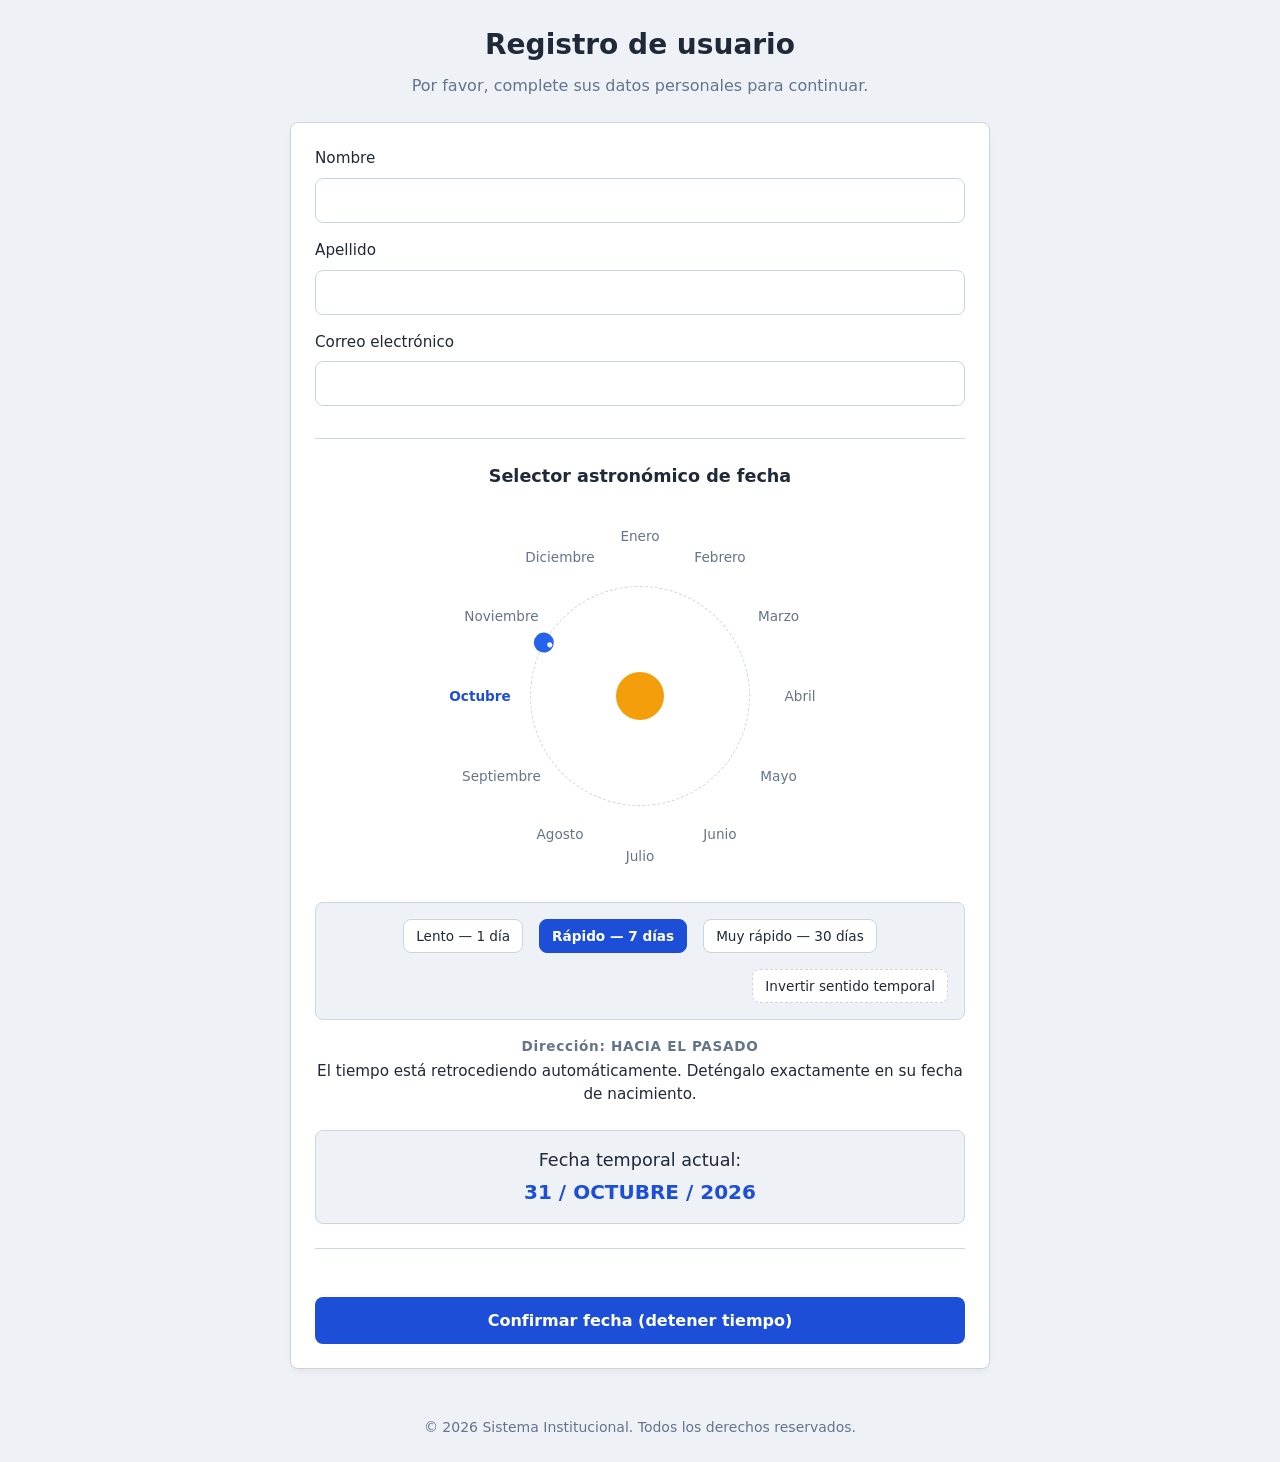
<file: TP1/index.html>
<!DOCTYPE html>
<html lang="es">
<head>
    <meta charset="UTF-8">
    <meta name="viewport" content="width=device-width, initial-scale=1.0">
    <title>Registro de usuario</title>
    <style>
        :root {
            --color-bg: #eef2f7;
            --color-surface: #ffffff;
            --color-text: #1f2937;
            --color-muted: #64748b;
            --color-accent: #1d4ed8;
            --color-border: #cbd5e1;
            --color-sun: #f59e0b;
            --color-earth: #2563eb;
            --color-error-bg: #fef2f2;
            --color-error-text: #b91c1c;
            --color-error-border: #f87171;
            --color-warning-bg: #fffbeb;
            --color-warning-text: #92400e;
            --color-warning-border: #fcd34d;
            --space-md: 16px;
            --space-lg: 24px;
            --radius: 8px;
        }

        * {
            box-sizing: border-box;
            margin: 0;
            padding: 0;
        }

        body {
            background-color: var(--color-bg);
            color: var(--color-text);
            font-family: system-ui, -apple-system, BlinkMacSystemFont, 'Segoe UI', Roboto, Oxygen, Ubuntu, Cantarell, 'Open Sans', 'Helvetica Neue', sans-serif;
            line-height: 1.5;
            display: flex;
            flex-direction: column;
            min-height: 100vh;
        }

        header {
            text-align: center;
            padding: var(--space-lg);
            padding-bottom: 0;
        }

        header h1 {
            font-size: 1.75rem;
            margin-bottom: 8px;
        }

        header p {
            color: var(--color-muted);
        }

        main {
            flex: 1;
            display: flex;
            flex-direction: column;
            align-items: center;
            padding: var(--space-lg);
            width: 100%;
        }

        .security-warning {
            background-color: var(--color-warning-bg);
            color: var(--color-warning-text);
            border: 1px solid var(--color-warning-border);
            border-radius: var(--radius);
            padding: var(--space-md);
            margin-bottom: var(--space-md);
            width: 100%;
            max-width: 700px;
            text-align: center;
            font-weight: 500;
            display: none;
        }

        form {
            background-color: var(--color-surface);
            border: 1px solid var(--color-border);
            border-radius: var(--radius);
            padding: var(--space-lg);
            width: 100%;
            max-width: 700px;
            display: flex;
            flex-direction: column;
            gap: var(--space-md);
            box-shadow: 0 4px 6px -1px rgba(0, 0, 0, 0.05);
        }

        label {
            display: flex;
            flex-direction: column;
            gap: 8px;
            font-weight: 500;
            font-size: 0.95rem;
        }

        input[type="text"],
        input[type="email"] {
            width: 100%;
            padding: 12px var(--space-md);
            border: 1px solid var(--color-border);
            border-radius: var(--radius);
            font-family: inherit;
            font-size: 1rem;
            color: var(--color-text);
            transition: border-color 0.2s, box-shadow 0.2s;
        }

        input[type="text"]:focus,
        input[type="email"]:focus {
            outline: none;
            border-color: var(--color-accent);
            box-shadow: 0 0 0 3px rgba(29, 78, 216, 0.15);
        }

        .astro-section {
            border-top: 1px solid var(--color-border);
            border-bottom: 1px solid var(--color-border);
            padding: var(--space-lg) 0;
            margin: var(--space-md) 0;
            display: flex;
            flex-direction: column;
            align-items: center;
        }

        .astro-section h2 {
            font-size: 1.1rem;
            margin-bottom: var(--space-md);
            font-weight: 600;
            color: var(--color-text);
            text-align: center;
        }

        .solar-system {
            position: relative;
            width: 100%;
            height: 380px;
            display: flex;
            justify-content: center;
            align-items: center;
            overflow: hidden;
            background-color: var(--color-surface);
        }

        .sun {
            position: absolute;
            top: 50%;
            left: 50%;
            transform: translate(-50%, -50%);
            width: 48px;
            height: 48px;
            background-color: var(--color-sun);
            border-radius: 50%;
        }

        .orbit {
            position: absolute;
            top: 50%;
            left: 50%;
            transform: translate(-50%, -50%);
            width: 220px;
            height: 220px;
            border: 1px dashed var(--color-border);
            border-radius: 50%;
        }

        #earth-orbit-position {
            position: absolute;
            top: 50%;
            left: 50%;
            width: 20px;
            height: 20px;
            transition: transform 0.25s linear;
            z-index: 2;
        }

        .earth {
            position: relative;
            width: 100%;
            height: 100%;
            background-color: var(--color-earth);
            border-radius: 50%;
            display: block;
        }

        .earth-marker {
            position: absolute;
            top: 3px;
            right: 3px;
            width: 5px;
            height: 5px;
            background-color: var(--color-surface);
            border-radius: 50%;
        }

        .month-label {
            position: absolute;
            top: 50%;
            left: 50%;
            color: var(--color-muted);
            font-size: 0.85rem;
            padding: 4px 8px;
            z-index: 1;
            transition: color 0.2s, font-weight 0.2s;
            pointer-events: none;
        }

        .month-label.active {
            color: var(--color-accent);
            font-weight: 700;
        }

        .time-controls {
            display: flex;
            flex-wrap: wrap;
            gap: var(--space-md);
            justify-content: center;
            width: 100%;
            margin-top: var(--space-md);
            padding: var(--space-md);
            border: 1px solid var(--color-border);
            border-radius: var(--radius);
            background-color: var(--color-bg);
        }

        .btn-control {
            background-color: var(--color-surface);
            color: var(--color-text);
            border: 1px solid var(--color-border);
            border-radius: var(--radius);
            padding: 8px 12px;
            font-size: 0.85rem;
            cursor: pointer;
            transition: all 0.2s;
            font-family: inherit;
        }

        .btn-control:hover {
            border-color: var(--color-accent);
            color: var(--color-accent);
        }

        .btn-control.active-speed {
            background-color: var(--color-accent);
            color: var(--color-surface);
            border-color: var(--color-accent);
            font-weight: 600;
        }

        .btn-reverse {
            margin-left: auto;
            border-style: dashed;
        }

        .time-info {
            text-align: center;
            margin-top: var(--space-md);
            width: 100%;
        }

        .direction-indicator {
            font-size: 0.85rem;
            font-weight: 700;
            color: var(--color-muted);
            letter-spacing: 0.05em;
            margin-bottom: 4px;
        }

        .time-instruction {
            font-size: 0.95rem;
            color: var(--color-text);
        }

        .date-display {
            margin-top: var(--space-lg);
            font-size: 1.1rem;
            color: var(--color-text);
            text-align: center;
            padding: var(--space-md);
            border-radius: var(--radius);
            background-color: var(--color-bg);
            width: 100%;
            border: 1px solid var(--color-border);
        }

        .date-display strong {
            color: var(--color-accent);
            display: block;
            font-size: 1.25rem;
            margin-top: 4px;
        }

        .error-message {
            background-color: var(--color-error-bg);
            color: var(--color-error-text);
            border: 1px solid var(--color-error-border);
            border-radius: var(--radius);
            padding: var(--space-md);
            font-size: 0.95rem;
            display: none;
            text-align: center;
        }

        /* Botones principales */
        button[type="submit"], #btn-resume, #confirm-final {
            background-color: var(--color-accent);
            color: var(--color-surface);
            border: none;
            border-radius: var(--radius);
            padding: 14px var(--space-lg);
            font-size: 1rem;
            font-weight: 600;
            cursor: pointer;
            transition: opacity 0.2s;
            font-family: inherit;
            width: 100%;
        }
        
        button[type="submit"]:hover, #btn-resume:hover, #confirm-final:hover {
            opacity: 0.9;
        }
        
        button[type="submit"] {
            margin-top: var(--space-md);
        }

        #btn-resume {
            background-color: var(--color-text);
            display: none;
            margin-top: var(--space-md);
        }

        #edit-data {
            background-color: var(--color-surface);
            color: var(--color-text);
            border: 1px solid var(--color-border);
            border-radius: var(--radius);
            padding: 14px var(--space-lg);
            font-size: 1rem;
            font-weight: 600;
            cursor: pointer;
            transition: all 0.2s;
            font-family: inherit;
            flex: 1;
            min-width: 250px;
        }

        #edit-data:hover {
            border-color: var(--color-text);
            background-color: var(--color-bg);
        }
        
        #confirm-final {
            flex: 1;
            min-width: 250px;
        }

        /* Secciones de revisión y confirmación */
        .feedback-section {
            max-width: 700px;
            width: 100%;
            padding: var(--space-lg);
            background-color: var(--color-surface);
            border: 1px solid var(--color-border);
            border-radius: var(--radius);
            display: none;
        }

        .feedback-section h3 {
            margin-bottom: 8px;
            color: var(--color-text);
            font-size: 1.3rem;
        }
        
        .feedback-section p {
            margin-bottom: var(--space-lg);
            color: var(--color-muted);
            font-size: 0.95rem;
        }

        .feedback-section ul {
            list-style: none;
            color: var(--color-text);
            background-color: var(--color-bg);
            padding: var(--space-md);
            border-radius: var(--radius);
            margin-bottom: var(--space-lg);
        }

        .feedback-section li {
            margin-bottom: 12px;
            font-size: 1rem;
        }
        
        .feedback-section li:last-child {
            margin-bottom: 0;
        }

        .review-buttons {
            display: flex;
            gap: var(--space-md);
            flex-wrap: wrap;
            width: 100%;
        }

        footer {
            text-align: center;
            padding: var(--space-lg);
            color: var(--color-muted);
            font-size: 0.875rem;
            margin-top: auto;
        }

        @media (max-width: 600px) {
            .btn-reverse {
                margin-left: 0;
                width: 100%;
            }
            .time-controls {
                flex-direction: column;
            }
            .review-buttons {
                flex-direction: column;
            }
        }
    </style>
</head>
<body>

    <header>
        <h1>Registro de usuario</h1>
        <p>Por favor, complete sus datos personales para continuar.</p>
    </header>

    <main>
        <!-- Mensaje de castigo por equivocarse -->
        <div id="security-warning" class="security-warning" aria-live="polite">
            Por motivos de seguridad, todos los datos anteriores fueron descartados. Complete nuevamente el formulario.
        </div>

        <!-- PASO 1: Formulario -->
        <form id="registroForm" novalidate>
            <label>
                Nombre
                <input type="text" id="nombre" required>
            </label>
            
            <label>
                Apellido
                <input type="text" id="apellido" required>
            </label>
            
            <label>
                Correo electrónico
                <input type="email" id="email" required>
            </label>

            <section class="astro-section" aria-labelledby="astro-title">
                <h2 id="astro-title">Selector astronómico de fecha</h2>
                
                <figure class="solar-system" id="solar-system">
                    <span class="orbit"></span>
                    <span class="sun"></span>
                    
                    <span id="earth-orbit-position">
                        <span class="earth" id="earth">
                            <span class="earth-marker"></span>
                        </span>
                    </span>
                </figure>
                
                <section class="time-controls">
                    <button type="button" id="speed-slow" class="btn-control">Lento — 1 día</button>
                    <button type="button" id="speed-medium" class="btn-control active-speed">Rápido — 7 días</button>
                    <button type="button" id="speed-fast" class="btn-control">Muy rápido — 30 días</button>
                    
                    <button type="button" id="reverse-time" class="btn-control btn-reverse">Invertir sentido temporal</button>
                </section>

                <div class="time-info">
                    <p id="direction-indicator" class="direction-indicator">Dirección: HACIA EL PASADO</p>
                    <p id="time-instruction" class="time-instruction">
                        El tiempo está retrocediendo automáticamente.<br>Deténgalo exactamente en su fecha de nacimiento.
                    </p>
                </div>

                <p class="date-display">
                    Fecha temporal actual: 
                    <strong id="date-output"></strong>
                </p>
            </section>

            <div id="form-error" class="error-message" aria-live="polite"></div>

            <button type="submit" id="btn-submit">Confirmar fecha (detener tiempo)</button>
            <button type="button" id="btn-resume">Reanudar tiempo</button>
        </form>

        <!-- PASO 2: Revisión -->
        <section id="revision-section" class="feedback-section" aria-live="polite">
            <h3>Revise sus datos antes de continuar</h3>
            <p>Verifique especialmente la fecha seleccionada antes de confirmar el registro.</p>
            <ul id="revision-list"></ul>
            
            <div class="review-buttons">
                <button type="button" id="confirm-final">Confirmar definitivamente</button>
                <button type="button" id="edit-data">Volver y corregir datos</button>
            </div>
        </section>

        <!-- PASO 3: Confirmado -->
        <section id="confirmed-section" class="feedback-section" aria-live="polite">
            <h3>Registro completado correctamente</h3>
            <p>Sus datos han sido guardados en el sistema institucional.</p>
            <ul id="confirmed-list"></ul>
        </section>
    </main>

    <footer>
        <p>&copy; 2026 Sistema Institucional. Todos los derechos reservados.</p>
    </footer>

    <script>
        // --- 1. Variables de Estado ---
        let paso = "formulario"; // "formulario" | "revision" | "confirmado"
        
        let datosUsuario = {
            nombre: "",
            apellido: "",
            email: ""
        };

        let fechaJS = new Date();
        fechaJS.setHours(0, 0, 0, 0);
        const FECHA_HOY = new Date(fechaJS); // Referencia límite inmutable

        let dia = fechaJS.getDate();
        let mes = fechaJS.getMonth() + 1;
        let anio = fechaJS.getFullYear();

        let tiempoCorriendo = true;
        let direccionTiempo = -1; // -1: Pasado, 1: Futuro
        let velocidadTiempo = 7;
        let intervaloTiempo = null;

        const ANIO_MIN = 1900;
        
        // Variables para animaciones continuas
        let earthRotAngle = 0;
        let lastTimestamp = null;
        let animationFrameId = null;

        // --- 2. Referencias del DOM y Constantes ---
        const nombresMeses = ['Enero', 'Febrero', 'Marzo', 'Abril', 'Mayo', 'Junio', 'Julio', 'Agosto', 'Septiembre', 'Octubre', 'Noviembre', 'Diciembre'];
        const radioOrbita = 110; 
        const radioTexto = 160;  

        const solarSystemEl = document.getElementById('solar-system');
        const earthOrbitEl = document.getElementById('earth-orbit-position');
        const earthEl = document.getElementById('earth');
        
        const dateOutputEl = document.getElementById('date-output');
        const directionIndicatorEl = document.getElementById('direction-indicator');
        const timeInstructionEl = document.getElementById('time-instruction');
        
        const btnSpeedSlow = document.getElementById('speed-slow');
        const btnSpeedMedium = document.getElementById('speed-medium');
        const btnSpeedFast = document.getElementById('speed-fast');
        const btnReverse = document.getElementById('reverse-time');
        
        const formEl = document.getElementById('registroForm');
        const errorEl = document.getElementById('form-error');
        const btnSubmit = document.getElementById('btn-submit');
        const btnResume = document.getElementById('btn-resume');

        const revisionSection = document.getElementById('revision-section');
        const confirmedSection = document.getElementById('confirmed-section');
        const securityWarningEl = document.getElementById('security-warning');

        // --- 3. Motor Temporal ---
        function tick() {
            if (!tiempoCorriendo) return;

            let testDate = new Date(fechaJS);
            testDate.setDate(testDate.getDate() + (direccionTiempo * velocidadTiempo));

            if (testDate > FECHA_HOY) {
                fechaJS = new Date(FECHA_HOY);
            } else if (testDate.getFullYear() < ANIO_MIN) {
                fechaJS = new Date(ANIO_MIN, 0, 1);
            } else {
                fechaJS = testDate;
            }

            dia = fechaJS.getDate();
            mes = fechaJS.getMonth() + 1;
            anio = fechaJS.getFullYear();

            updateUI();
        }

        function iniciarTiempo() {
            if (intervaloTiempo === null) {
                tiempoCorriendo = true;
                intervaloTiempo = setInterval(tick, 250);
                
                lastTimestamp = null; 
                animationFrameId = requestAnimationFrame(animarRotacionTierra);
            }
        }

        function detenerTiempo() {
            tiempoCorriendo = false;
            if (intervaloTiempo !== null) {
                clearInterval(intervaloTiempo);
                intervaloTiempo = null;
            }
            if (animationFrameId !== null) {
                cancelAnimationFrame(animationFrameId);
                animationFrameId = null;
            }
        }

        function animarRotacionTierra(timestamp) {
            if (!tiempoCorriendo) return;
            
            if (!lastTimestamp) lastTimestamp = timestamp;
            const delta = timestamp - lastTimestamp;
            lastTimestamp = timestamp;

            const baseSpin = 0.15; 
            earthRotAngle += baseSpin * delta * velocidadTiempo * direccionTiempo;
            
            earthEl.style.transform = `rotate(${earthRotAngle}deg)`;
            
            animationFrameId = requestAnimationFrame(animarRotacionTierra);
        }

        // --- 4. Renderizado Central ---
        function updateUI() {
            // Lógica de visibilidad por pasos
            formEl.style.display = (paso === "formulario") ? "flex" : "none";
            revisionSection.style.display = (paso === "revision") ? "block" : "none";
            confirmedSection.style.display = (paso === "confirmado") ? "block" : "none";

            const mesNombre = nombresMeses[mes - 1].toUpperCase();
            const fechaFormateada = `${dia} / ${mesNombre} / ${anio}`;

            if (paso === "formulario") {
                // Actualizar UI del form
                dateOutputEl.textContent = fechaFormateada;

                if (direccionTiempo === -1) {
                    directionIndicatorEl.textContent = "Dirección: HACIA EL PASADO";
                    timeInstructionEl.textContent = "El tiempo está retrocediendo automáticamente. Deténgalo exactamente en su fecha de nacimiento.";
                } else {
                    directionIndicatorEl.textContent = "Dirección: HACIA EL FUTURO";
                    timeInstructionEl.textContent = "El tiempo está avanzando automáticamente. Deténgalo exactamente en su fecha de nacimiento.";
                }

                btnSpeedSlow.classList.toggle('active-speed', velocidadTiempo === 1);
                btnSpeedMedium.classList.toggle('active-speed', velocidadTiempo === 7);
                btnSpeedFast.classList.toggle('active-speed', velocidadTiempo === 30);

                const baseDate = new Date(ANIO_MIN, 0, 1);
                const diasTotales = (fechaJS - baseDate) / (1000 * 60 * 60 * 24);
                const anguloContinuo = (diasTotales / 365.2425) * 360;

                earthOrbitEl.style.transform = `
                    translate(-50%, -50%) 
                    rotate(${anguloContinuo}deg) 
                    translateY(-${radioOrbita}px)
                `;

                document.querySelectorAll('.month-label').forEach((label, index) => {
                    if (index + 1 === mes) {
                        label.classList.add('active');
                    } else {
                        label.classList.remove('active');
                    }
                });
            } else if (paso === "revision") {
                document.getElementById('revision-list').innerHTML = `
                    <li><strong>Nombre:</strong> ${datosUsuario.nombre}</li>
                    <li><strong>Apellido:</strong> ${datosUsuario.apellido}</li>
                    <li><strong>Correo electrónico:</strong> ${datosUsuario.email}</li>
                    <li><strong>Fecha de nacimiento:</strong> ${fechaFormateada}</li>
                `;
            } else if (paso === "confirmado") {
                document.getElementById('confirmed-list').innerHTML = `
                    <li><strong>Nombre:</strong> ${datosUsuario.nombre}</li>
                    <li><strong>Apellido:</strong> ${datosUsuario.apellido}</li>
                    <li><strong>Correo electrónico:</strong> ${datosUsuario.email}</li>
                    <li><strong>Fecha de nacimiento:</strong> ${fechaFormateada}</li>
                `;
            }
        }

        // --- 5. Inicialización e Interacciones ---
        function initAstronomicalSelector() {
            nombresMeses.forEach((nombre, index) => {
                const span = document.createElement('span');
                span.className = 'month-label';
                span.textContent = nombre;
                
                const anguloGrados = index * 30;
                span.style.transform = `
                    translate(-50%, -50%) 
                    rotate(${anguloGrados}deg) 
                    translateY(-${radioTexto}px) 
                    rotate(-${anguloGrados}deg)
                `;
                solarSystemEl.appendChild(span);
            });

            updateUI();
            iniciarTiempo();
        }

        // Controles de tiempo
        btnSpeedSlow.addEventListener('click', () => { velocidadTiempo = 1; updateUI(); });
        btnSpeedMedium.addEventListener('click', () => { velocidadTiempo = 7; updateUI(); });
        btnSpeedFast.addEventListener('click', () => { velocidadTiempo = 30; updateUI(); });

        btnReverse.addEventListener('click', () => {
            direccionTiempo *= -1;
            updateUI();
        });

        btnResume.addEventListener('click', () => {
            errorEl.style.display = 'none';
            btnSubmit.style.display = 'block';
            btnResume.style.display = 'none';
            iniciarTiempo();
        });

        // Submit del formulario -> Pasa a REVISIÓN
        formEl.addEventListener('submit', (e) => {
            e.preventDefault();
            detenerTiempo();
            errorEl.style.display = 'none';

            if (!formEl.checkValidity()) {
                formEl.reportValidity();
                btnSubmit.style.display = 'none';
                btnResume.style.display = 'block';
                return;
            }

            if (fechaJS > FECHA_HOY) {
                errorEl.textContent = 'Error: La fecha de nacimiento seleccionada no puede ser posterior a hoy.';
                errorEl.style.display = 'block';
                btnSubmit.style.display = 'none';
                btnResume.style.display = 'block';
                return;
            }

            datosUsuario.nombre = document.getElementById('nombre').value;
            datosUsuario.apellido = document.getElementById('apellido').value;
            datosUsuario.email = document.getElementById('email').value;

            paso = "revision";
            updateUI();
        });

        // Botón Confirmar definitivamente -> Pasa a CONFIRMADO
        document.getElementById('confirm-final').addEventListener('click', () => {
            paso = "confirmado";
            updateUI();
        });

        // Botón Editar datos -> DESTRUYE TODO y vuelve a FORMULARIO
        document.getElementById('edit-data').addEventListener('click', () => {
            // 1. Vaciar inputs del DOM
            document.getElementById('nombre').value = "";
            document.getElementById('apellido').value = "";
            document.getElementById('email').value = "";
            
            // 2. Vaciar estado de datosUsuario
            datosUsuario = { nombre: "", apellido: "", email: "" };
            
            // 3. Reiniciar fecha al presente real
            fechaJS = new Date(FECHA_HOY);
            dia = fechaJS.getDate();
            mes = fechaJS.getMonth() + 1;
            anio = fechaJS.getFullYear();
            
            // 4. Reiniciar flujo temporal
            direccionTiempo = -1;
            velocidadTiempo = 7;
            
            // 5. Volver al estado inicial
            paso = "formulario";
            
            updateUI();
            iniciarTiempo();

            // 6. Mostrar mensaje punitivo
            securityWarningEl.style.display = 'block';
            setTimeout(() => {
                securityWarningEl.style.display = 'none';
            }, 6000);
        });

        // Boot
        document.addEventListener('DOMContentLoaded', initAstronomicalSelector);
    </script>
</body>
</html>
</file>
